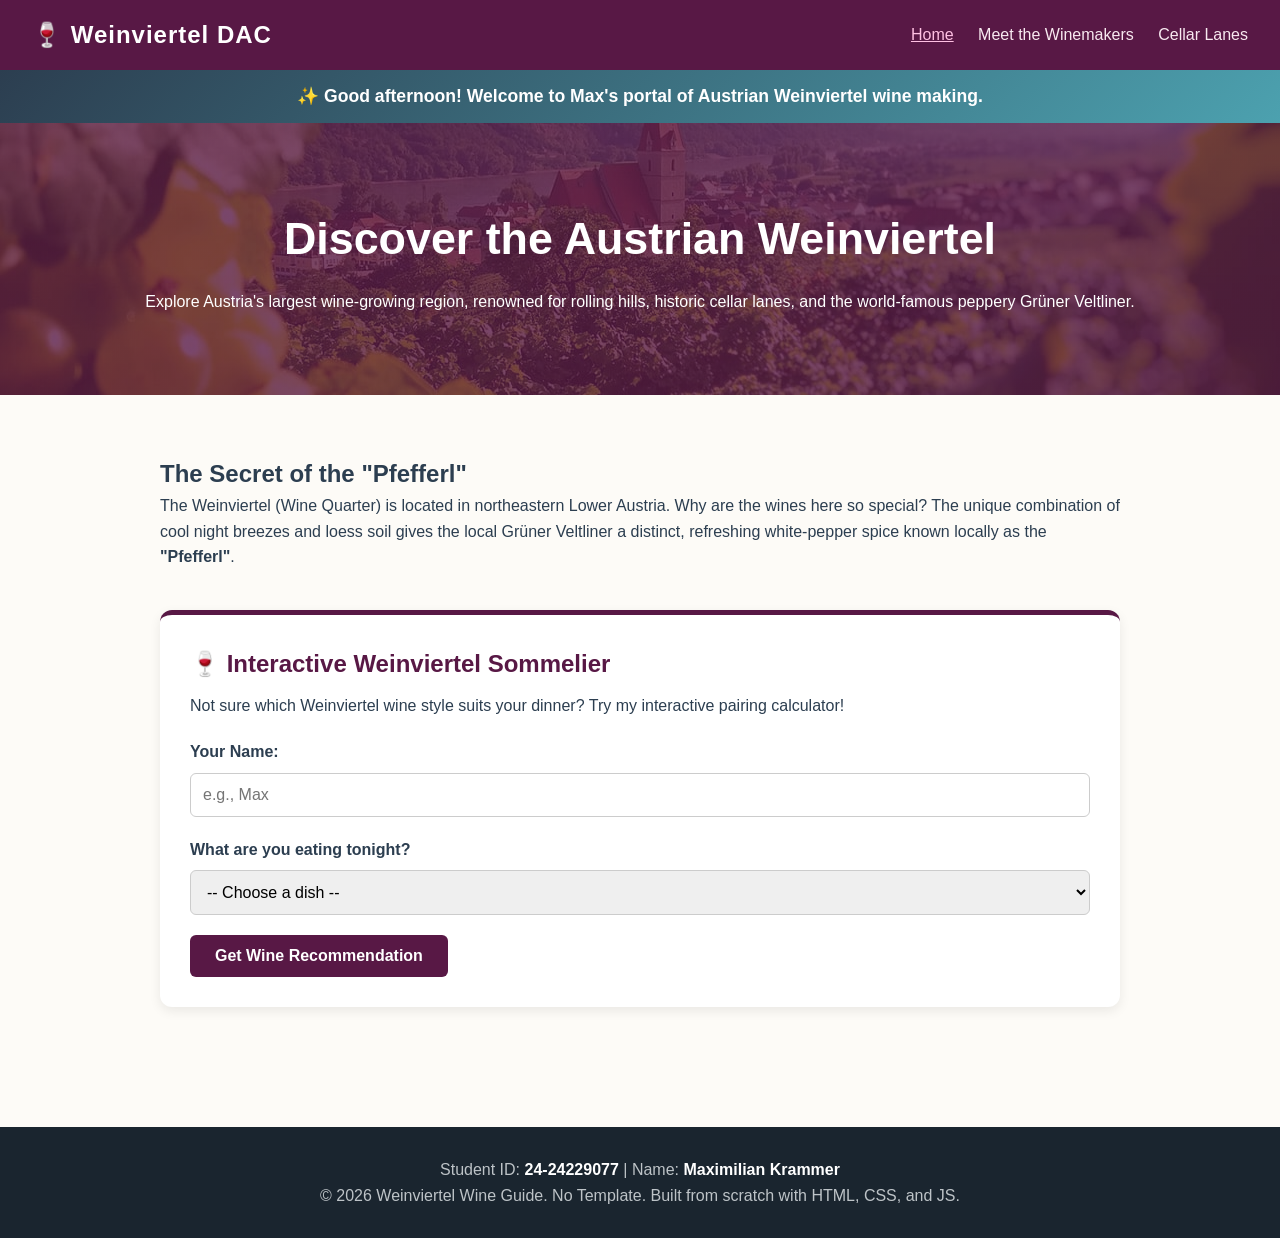
<file: index.html>
<!DOCTYPE html>
<html lang="en">
<head>
  <meta charset="UTF-8">
  <meta name="viewport" content="width=device-width, initial-scale=1.0">
  <title>Weinviertel Wine Country | Home</title>
  <link rel="stylesheet" href="style.css">
</head>
<body>

  <!-- Navigation -->
  <header class="site-header">
    <div class="logo">🍷 Weinviertel DAC</div>
<nav>
  <a href="index.html" class="active">Home</a>
  <a href="winemakers.html">Meet the Winemakers</a>
  <a href="kellergassen.html">Cellar Lanes</a>
</nav>
  </header>

  <!-- Welcome Message container JS -->
  <div id="welcome-banner" class="welcome-banner"></div>

  <!-- Hero Banner Section -->
  <section class="hero">
    <h1>Discover the Austrian Weinviertel</h1>
    <p>Explore Austria's largest wine-growing region, renowned for rolling hills, historic cellar lanes, and the world-famous peppery Grüner Veltliner.</p>
  </section>

  <!-- Main Content Area -->
  <main class="container">
    <section class="intro-box">
      <h2>The Secret of the "Pfefferl"</h2>
      <p>The Weinviertel (Wine Quarter) is located in northeastern Lower Austria. Why are the wines here so special? The unique combination of cool night breezes and loess soil gives the local Grüner Veltliner a distinct, refreshing white-pepper spice known locally as the <strong>"Pfefferl"</strong>.</p>
    </section>

    <!-- JS Function -->
    <section class="interactive-sommelier">
      <div class="sommelier-card">
        <h2>🍷 Interactive Weinviertel Sommelier</h2>
        <p>Not sure which Weinviertel wine style suits your dinner? Try my interactive pairing calculator!</p>
        
        <div class="input-group">
          <label for="userName">Your Name:</label>
          <input type="text" id="userName" placeholder="e.g., Max">
        </div>

        <div class="input-group">
          <label for="foodSelect">What are you eating tonight?</label>
          <select id="foodSelect">
            <option value="">-- Choose a dish --</option>
            <option value="schnitzel">Classic Wiener Schnitzel</option>
            <option value="cheese">Goat Cheese & Fresh Herbs</option>
            <option value="beef">Roasted Beef or Lamb</option>
            <option value="asian">Spicy Thai or Asian Noodles</option>
          </select>
        </div>

        <button onclick="recommendWine()" class="btn-primary">Get Wine Recommendation</button>

        <!-- JS print -->
        <div id="recommendationResult" class="result-box"></div>
      </div>
    </section>
  </main>

  <!-- Footer -->
  <footer class="site-footer">
    <p>Student ID: <strong>24-24229077</strong> | Name: <strong>Maximilian Krammer</strong></p>
    <p>&copy; 2026 Weinviertel Wine Guide. No Template. Built from scratch with HTML, CSS, and JS.</p>
  </footer>

  <script src="script.js"></script>
</body>
</html>
</file>
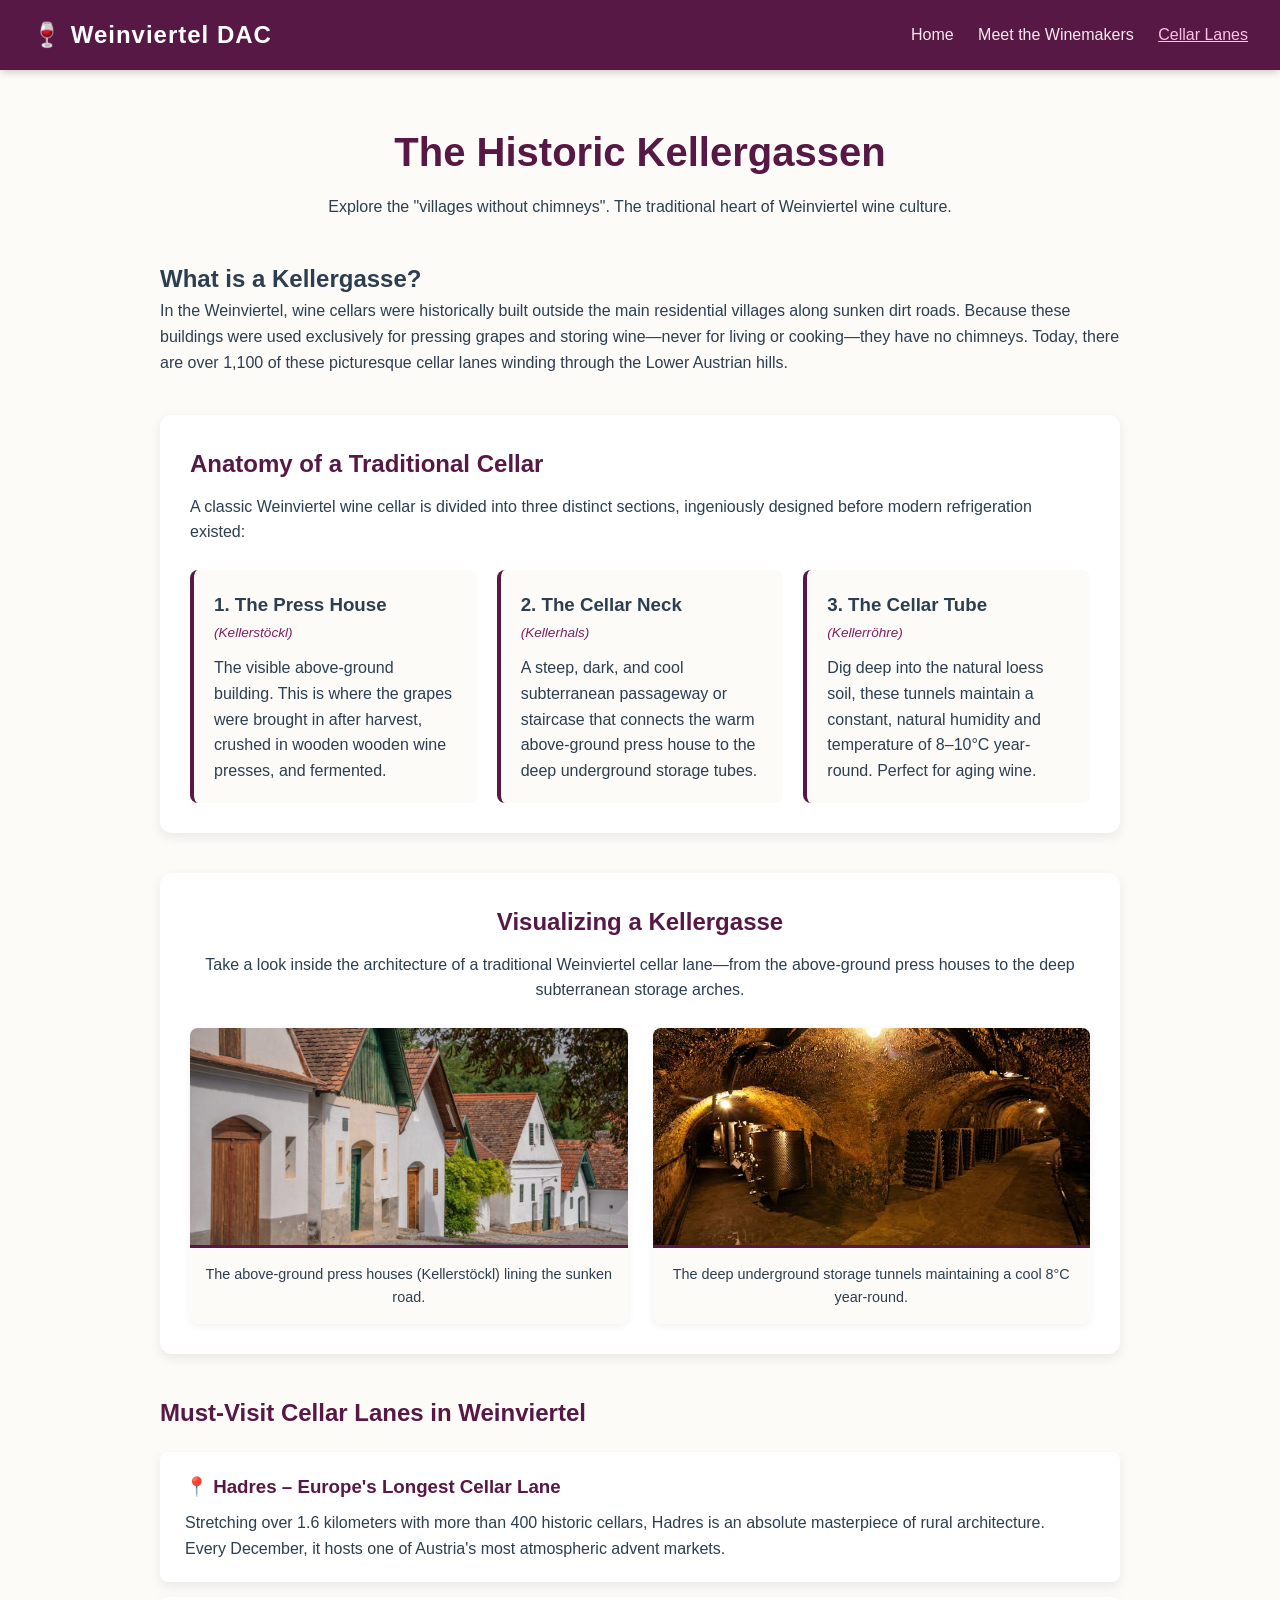
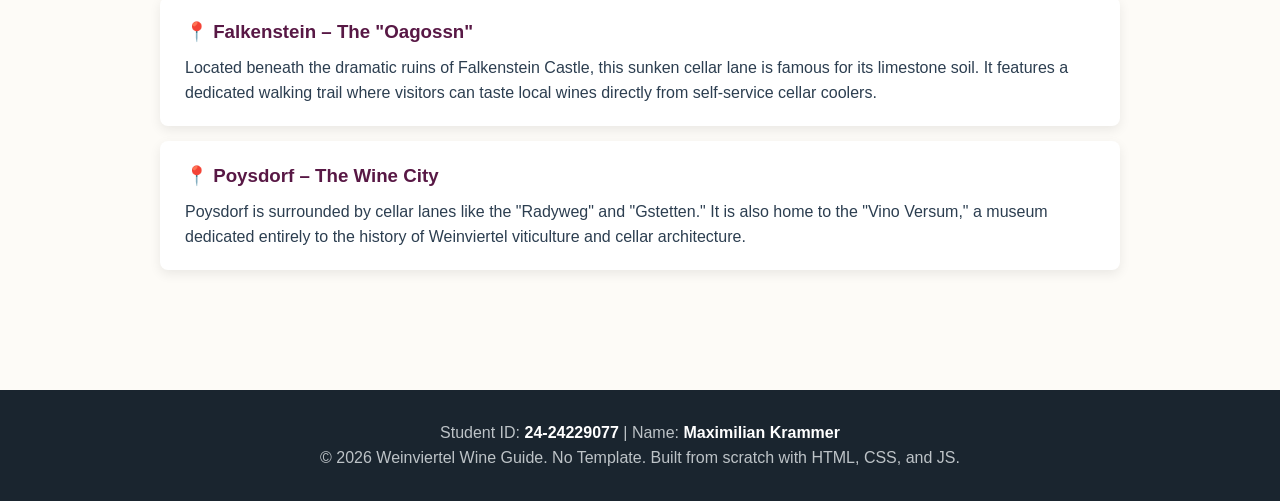
<file: kellergassen.html>
<!DOCTYPE html>
<html lang="en">
<head>
  <meta charset="UTF-8">
  <meta name="viewport" content="width=device-width, initial-scale=1.0">
  <title>Weinviertel Cellar Lanes | Villages Without Chimneys</title>
  <link rel="stylesheet" href="style.css">
</head>
<body>

  <!-- Navigation-->
  <header class="site-header">
    <div class="logo">🍷 Weinviertel DAC</div>
<nav>
  <a href="index.html">Home</a>
  <a href="winemakers.html">Meet the Winemakers</a>
  <a href="kellergassen.html" class="active">Cellar Lanes</a>
</nav>
  </header>

  <main class="container">
    <section class="page-header">
      <h1>The Historic Kellergassen</h1>
      <p>Explore the "villages without chimneys". The traditional heart of Weinviertel wine culture.</p>
    </section>

    <section class="intro-box">
      <h2>What is a Kellergasse?</h2>
      <p>In the Weinviertel, wine cellars were historically built outside the main residential villages along sunken dirt roads. Because these buildings were used exclusively for pressing grapes and storing wine—never for living or cooking—they have no chimneys. Today, there are over 1,100 of these picturesque cellar lanes winding through the Lower Austrian hills.</p>
    </section>

    <!-- Architecture Section -->
    <section class="cellar-architecture">
      <h2>Anatomy of a Traditional Cellar</h2>
      <p>A classic Weinviertel wine cellar is divided into three distinct sections, ingeniously designed before modern refrigeration existed:</p>
      
      <div class="arch-grid">
        <div class="arch-card">
          <h3>1. The Press House</h3>
          <span>(Kellerstöckl)</span>
          <p>The visible above-ground building. This is where the grapes were brought in after harvest, crushed in wooden wooden wine presses, and fermented.</p>
        </div>
        <div class="arch-card">
          <h3>2. The Cellar Neck</h3>
          <span>(Kellerhals)</span>
          <p>A steep, dark, and cool subterranean passageway or staircase that connects the warm above-ground press house to the deep underground storage tubes.</p>
        </div>
        <div class="arch-card">
          <h3>3. The Cellar Tube</h3>
          <span>(Kellerröhre)</span>
          <p>Dig deep into the natural loess soil, these tunnels maintain a constant, natural humidity and temperature of 8–10°C year-round. Perfect for aging wine.</p>
        </div>
      </div>
    </section>

    <!-- Visual Showcase Section -->
    <section class="visual-showcase">
      <h2>Visualizing a Kellergasse</h2>
      <p>Take a look inside the architecture of a traditional Weinviertel cellar lane—from the above-ground press houses to the deep subterranean storage arches.</p>
      
      <div class="gallery-grid">
        <figure class="gallery-card">
          <img src="images/cellar-street.jpg" alt="Whitewashed press houses along a dirt cellar lane" class="gallery-img">
          <figcaption>The above-ground press houses (Kellerstöckl) lining the sunken road.</figcaption>
        </figure>

        <figure class="gallery-card">
          <img src="images/cellar-tunnel.jpg" alt="Deep underground loess wine cellar tunnel with barrels" class="gallery-img">
          <figcaption>The deep underground storage tunnels maintaining a cool 8°C year-round.</figcaption>
        </figure>
      </div>
    </section>

    <!-- Famous Locations List -->
    <section class="famous-lanes">
      <h2>Must-Visit Cellar Lanes in Weinviertel</h2>
      
      <div class="lane-item">
        <div class="lane-info">
          <h3>📍 Hadres – Europe's Longest Cellar Lane</h3>
          <p>Stretching over 1.6 kilometers with more than 400 historic cellars, Hadres is an absolute masterpiece of rural architecture. Every December, it hosts one of Austria's most atmospheric advent markets.</p>
        </div>
      </div>

      <div class="lane-item">
        <div class="lane-info">
          <h3>📍 Falkenstein – The "Oagossn"</h3>
          <p>Located beneath the dramatic ruins of Falkenstein Castle, this sunken cellar lane is famous for its limestone soil. It features a dedicated walking trail where visitors can taste local wines directly from self-service cellar coolers.</p>
        </div>
      </div>

      <div class="lane-item">
        <div class="lane-info">
          <h3>📍 Poysdorf – The Wine City</h3>
          <p>Poysdorf is surrounded by cellar lanes like the "Radyweg" and "Gstetten." It is also home to the "Vino Versum," a museum dedicated entirely to the history of Weinviertel viticulture and cellar architecture.</p>
        </div>
      </div>
    </section>
  </main>

  <!-- Footer -->
  <footer class="site-footer">
    <p>Student ID: <strong>24-24229077</strong> | Name: <strong>Maximilian Krammer</strong></p>
    <p>&copy; 2026 Weinviertel Wine Guide. No Template. Built from scratch with HTML, CSS, and JS.</p>
  </footer>

  <script src="script.js"></script>
</body>
</html>
</file>
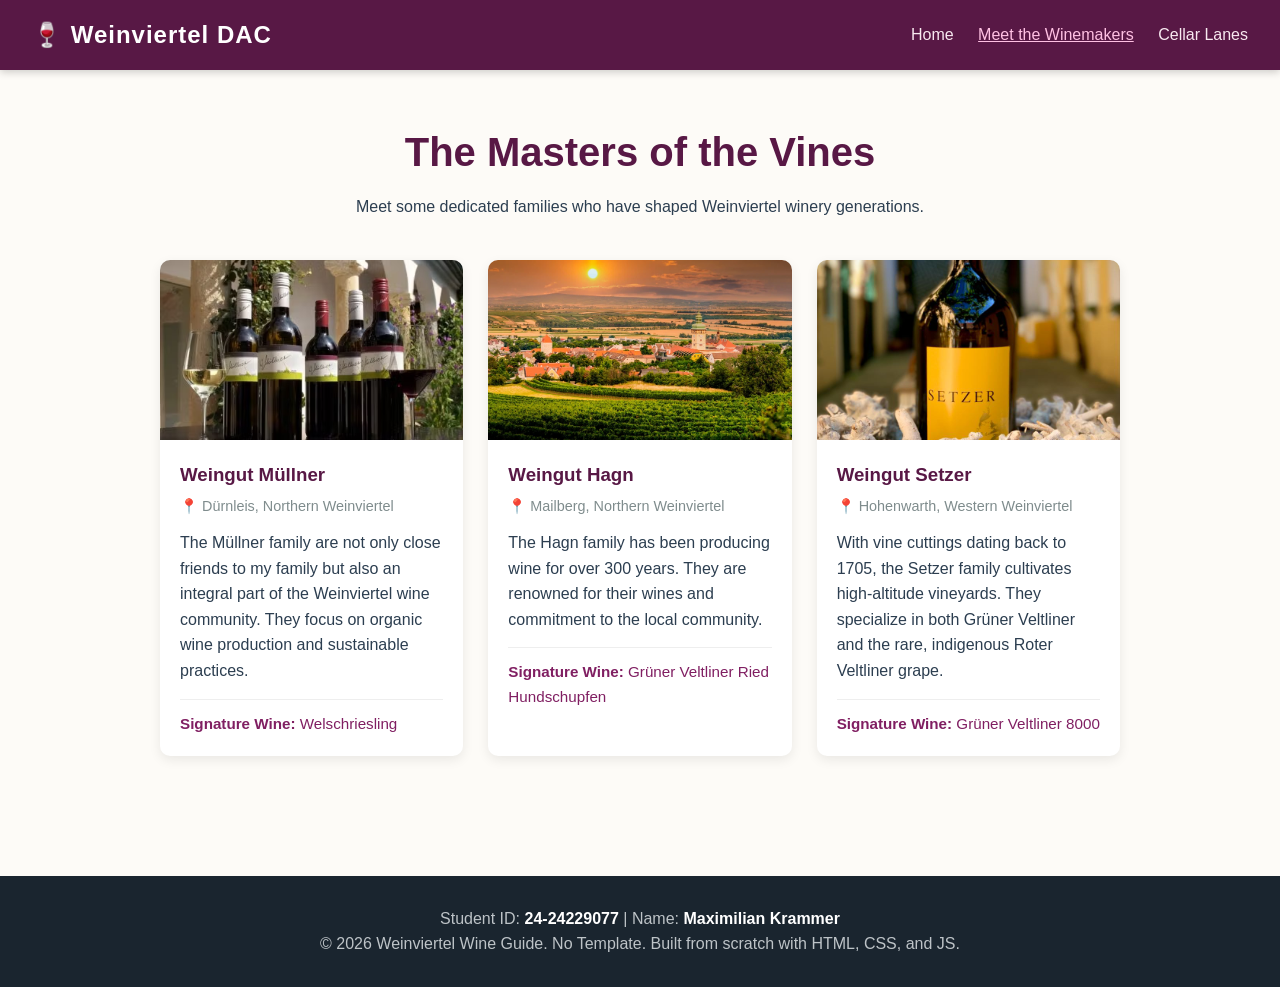
<file: winemakers.html>
<!DOCTYPE html>
<html lang="en">
<head>
  <meta charset="UTF-8">
  <meta name="viewport" content="width=device-width, initial-scale=1.0">
  <title>Weinviertel Winemakers | Profiles</title>
  <link rel="stylesheet" href="style.css">
</head>
<body>

  <!-- Navigation -->
  <header class="site-header">
    <div class="logo">🍷 Weinviertel DAC</div>
<nav>
  <a href="index.html">Home</a>
  <a href="winemakers.html" class="active">Meet the Winemakers</a>
  <a href="kellergassen.html">Cellar Lanes</a>
</nav>
  </header>

  <main class="container">
    <section class="page-header">
      <h1>The Masters of the Vines</h1>
      <p>Meet some dedicated families who have shaped Weinviertel winery generations.</p>
    </section>

    <!-- Winemaker Grid -->
    <div class="winemakers-grid">
      
      <!-- Winemaker 1 -->
      <article class="winemaker-card">
        <div class="card-image placeholder-img-1"></div>
        <div class="card-content">
          <h3>Weingut Müllner</h3>
          <span class="location">📍 Dürnleis, Northern Weinviertel</span>
          <p>The Müllner family are not only close friends to my family but also an integral part of the Weinviertel wine community. They focus on organic wine production and sustainable practices.</p>
          <div class="signature-wine"><strong>Signature Wine:</strong> Welschriesling</div>
        </div>
      </article>

      <!-- Winemaker 2 -->
      <article class="winemaker-card">
        <div class="card-image placeholder-img-2"></div>
        <div class="card-content">
          <h3>Weingut Hagn</h3>
          <span class="location">📍 Mailberg, Northern Weinviertel</span>
          <p>The Hagn family has been producing wine for over 300 years. They are renowned for their wines and commitment to the local community.</p>
          <div class="signature-wine"><strong>Signature Wine:</strong> Grüner Veltliner Ried Hundschupfen</div>
        </div>
      </article>

      <!-- Winemaker 3 -->
      <article class="winemaker-card">
        <div class="card-image placeholder-img-3"></div>
        <div class="card-content">
          <h3>Weingut Setzer</h3>
          <span class="location">📍 Hohenwarth, Western Weinviertel</span>
          <p>With vine cuttings dating back to 1705, the Setzer family cultivates high-altitude vineyards. They specialize in both Grüner Veltliner and the rare, indigenous Roter Veltliner grape.</p>
          <div class="signature-wine"><strong>Signature Wine:</strong> Grüner Veltliner 8000</div>
        </div>
      </article>

    </div>
  </main>

  <!-- Footer -->
  <footer class="site-footer">
    <p>Student ID: <strong>24-24229077</strong> | Name: <strong>Maximilian Krammer</strong></p>
    <p>&copy; 2026 Weinviertel Wine Guide. No Template. Built from scratch with HTML, CSS, and JS.</p>
  </footer>

  <script src="script.js"></script>
</body>
</html>
</file>
<file: style.css>
:root {
  --wine-red: #581845;
  --wine-light: #801f62;
  --cream-bg: #fdfbf7;
  --text-dark: #2c3e50;
  --white: #ffffff;
  --shadow: 0 4px 12px rgba(0, 0, 0, 0.08);
}

* {
  box-sizing: border-box;
  margin: 0;
  padding: 0;
  font-family: 'Segoe UI', Tahoma, Geneva, Verdana, sans-serif;
}

body {
  background-color: var(--cream-bg);
  color: var(--text-dark);
  line-height: 1.6;
}

.container {
  max-width: 1000px;
  margin: 0 auto;
  padding: 20px;
}

/* --- Navigation Header --- */
.site-header {
  background-color: var(--wine-red);
  color: var(--white);
  padding: 1rem 2rem;
  display: flex;
  justify-content: space-between;
  align-items: center;
  box-shadow: 0 2px 8px rgba(0,0,0,0.2);
}

.logo {
  font-size: 1.5rem;
  font-weight: bold;
  letter-spacing: 1px;
}

.site-header nav a {
  color: #f8e9f0;
  text-decoration: none;
  margin-left: 20px;
  font-weight: 500;
  transition: color 0.3s ease;
}
/* ==========================================================
   NEW CSS FOR CELLAR LANES PAGE (kellergassen.html)
   ========================================================== */

.page-header {
  text-align: center;
  margin: 30px 0 40px 0;
}

.page-header h1 {
  font-size: 2.5rem;
  color: var(--wine-red);
  margin-bottom: 10px;
}

/* --- Cellar Anatomy Grid --- */
.cellar-architecture {
  margin: 40px 0;
  background: var(--white);
  padding: 30px;
  border-radius: 12px;
  box-shadow: var(--shadow);
}

.cellar-architecture h2 {
  color: var(--wine-red);
  margin-bottom: 10px;
}

.arch-grid {
  display: grid;
  grid-template-columns: repeat(auto-fit, minmax(250px, 1fr));
  gap: 20px;
  margin-top: 25px;
}

.arch-card {
  background: var(--cream-bg);
  padding: 20px;
  border-radius: 8px;
  border-left: 4px solid var(--wine-red);
  transition: transform 0.2s ease;
}

.arch-card:hover {
  transform: scale(1.02);
}

.arch-card h3 {
  color: var(--text-dark);
  margin-bottom: 2px;
}

.arch-card span {
  display: block;
  font-size: 0.85rem;
  color: var(--wine-light);
  font-style: italic;
  margin-bottom: 12px;
}

/* --- Famous Lanes List --- */
.famous-lanes {
  margin: 40px 0;
}

.famous-lanes h2 {
  color: var(--wine-red);
  margin-bottom: 20px;
}

.lane-item {
  background: var(--white);
  margin-bottom: 15px;
  padding: 20px 25px;
  border-radius: 8px;
  box-shadow: var(--shadow);
  display: flex;
  align-items: center;
  justify-content: space-between;
  border-right: 5px solid transparent;
  transition: border-color 0.3s ease;
}

.lane-item:hover {
  border-right-color: var(--wine-red);
}

.lane-info h3 {
  color: var(--wine-red);
  margin-bottom: 8px;
}
.site-header nav a:hover,
.site-header nav a.active {
  color: #ffc1e3;
  text-decoration: underline;
}

/* --- REQUIREMENT A: Welcome Banner Styling --- */
.welcome-banner {
  background: linear-gradient(135deg, #2c3e50, #4ca1af);
  color: white;
  text-align: center;
  padding: 12px;
  font-weight: 600;
  font-size: 1.1rem;
  display: none; /* JS will show this only on index.html */
}

/* --- Hero Section --- */
.hero {
  background: linear-gradient(rgba(88, 24, 69, 0.8), rgba(88, 24, 69, 0.8)),
              url('images/hero.jpg');
  background-size: cover;
  background-position: center;
  color: white;
  text-align: center;
  padding: 80px 20px;
  margin-bottom: 40px;
}

.hero h1 {
  font-size: 2.8rem;
  margin-bottom: 15px;
}

/* --- REQUIREMENT C & D: Interactive Sommelier Card Styling --- */
.interactive-sommelier {
  margin: 40px 0;
}

.sommelier-card {
  background: var(--white);
  padding: 30px;
  border-radius: 12px;
  box-shadow: var(--shadow);
  border-top: 5px solid var(--wine-red);
}

.sommelier-card h2 {
  color: var(--wine-red);
  margin-bottom: 10px;
}

.input-group {
  margin: 20px 0;
  text-align: left;
}

.input-group label {
  display: block;
  font-weight: 600;
  margin-bottom: 8px;
}

.input-group input,
.input-group select {
  width: 100%;
  padding: 12px;
  border: 1px solid #ccc;
  border-radius: 6px;
  font-size: 1rem;
}

.btn-primary {
  background-color: var(--wine-red);
  color: white;
  border: none;
  padding: 12px 25px;
  font-size: 1rem;
  font-weight: bold;
  border-radius: 6px;
  cursor: pointer;
  transition: background 0.3s ease, transform 0.1s ease;
}

.btn-primary:hover {
  background-color: var(--wine-light);
  transform: translateY(-2px);
}

.result-box {
  margin-top: 25px;
  padding: 20px;
  border-radius: 8px;
  display: none; /* Hidden until triggered by JS */
  font-size: 1.1rem;
  animation: fadeIn 0.5s ease-in;
}

@keyframes fadeIn {
  from { opacity: 0; transform: translateY(10px); }
  to { opacity: 1; transform: translateY(0); }
}

/* --- Winemakers Page Grid (CSS Grid & Hover Effects) --- */
.winemakers-grid {
  display: grid;
  grid-template-columns: repeat(auto-fit, minmax(280px, 1fr));
  gap: 25px;
  margin: 40px 0;
}

.winemaker-card {
  background: var(--white);
  border-radius: 10px;
  overflow: hidden;
  box-shadow: var(--shadow);
  transition: transform 0.3s ease;
}

.winemaker-card:hover {
  transform: translateY(-5px); /* Clear hover effect for grader */
}

.card-image {
  height: 180px;
  background-color: #ddd;
  background-size: cover;
  background-position: center;
}

/* Safe external Unsplash images to ensure zero broken images (Requirement f) */
.placeholder-img-1 { background-image: url('images/winemaker1.jpg'); }
.placeholder-img-2 { background-image: url('images/winemaker2.jpg'); }
.placeholder-img-3 { background-image: url('images/winemaker3.jpg'); }

.card-content {
  padding: 20px;
}

.card-content h3 {
  color: var(--wine-red);
  margin-bottom: 5px;
}

.location {
  display: block;
  font-size: 0.9rem;
  color: #7f8c8d;
  margin-bottom: 12px;
}

.signature-wine {
  margin-top: 15px;
  padding-top: 12px;
  border-top: 1px solid #eee;
  font-size: 0.95rem;
  color: var(--wine-light);
}

/* --- REQUIREMENT B: Footer Styling --- */
.site-footer {
  background-color: #1a252f;
  color: #bdc3c7;
  text-align: center;
  padding: 30px 20px;
  margin-top: 60px;
}

.site-footer strong {
  color: white;
}
/* --- Visual Showcase Gallery (kellergassen.html) --- */
.visual-showcase {
  margin: 40px 0;
  background: var(--white);
  padding: 30px;
  border-radius: 12px;
  box-shadow: var(--shadow);
  text-align: center;
}

.visual-showcase h2 {
  color: var(--wine-red);
  margin-bottom: 10px;
}

.gallery-grid {
  display: grid;
  grid-template-columns: repeat(auto-fit, minmax(300px, 1fr));
  gap: 25px;
  margin-top: 25px;
}

.gallery-card {
  background: var(--cream-bg);
  border-radius: 8px;
  overflow: hidden;
  box-shadow: 0 2px 8px rgba(0,0,0,0.06);
  transition: transform 0.3s ease;
  margin: 0;
}

.gallery-card:hover {
  transform: translateY(-4px);
}

.gallery-img {
  width: 100%;
  height: 220px;
  object-fit: cover;
  display: block;
  border-bottom: 3px solid var(--wine-red);
}

.gallery-card figcaption {
  padding: 15px;
  font-size: 0.9rem;
  color: var(--text-dark);
  font-weight: 500;
}
/* ==========================================================
   MOBILE RESPONSIVENESS FIX
   ========================================================== */
@media (max-width: 768px) {
  .site-header {
    flex-direction: column; /* Stacks the logo and menu vertically */
    padding: 1rem;
    text-align: center;
  }

  .logo {
    margin-bottom: 15px; /* Adds breathing room below the logo */
  }

  .site-header nav {
    display: flex;
    flex-wrap: wrap;
    justify-content: center;
    gap: 15px; /* Adds even spacing between the links */
  }

  .site-header nav a {
    margin-left: 0; /* Removes the desktop spacing to center perfectly */
    font-size: 0.95rem;
  }
}
</file>
